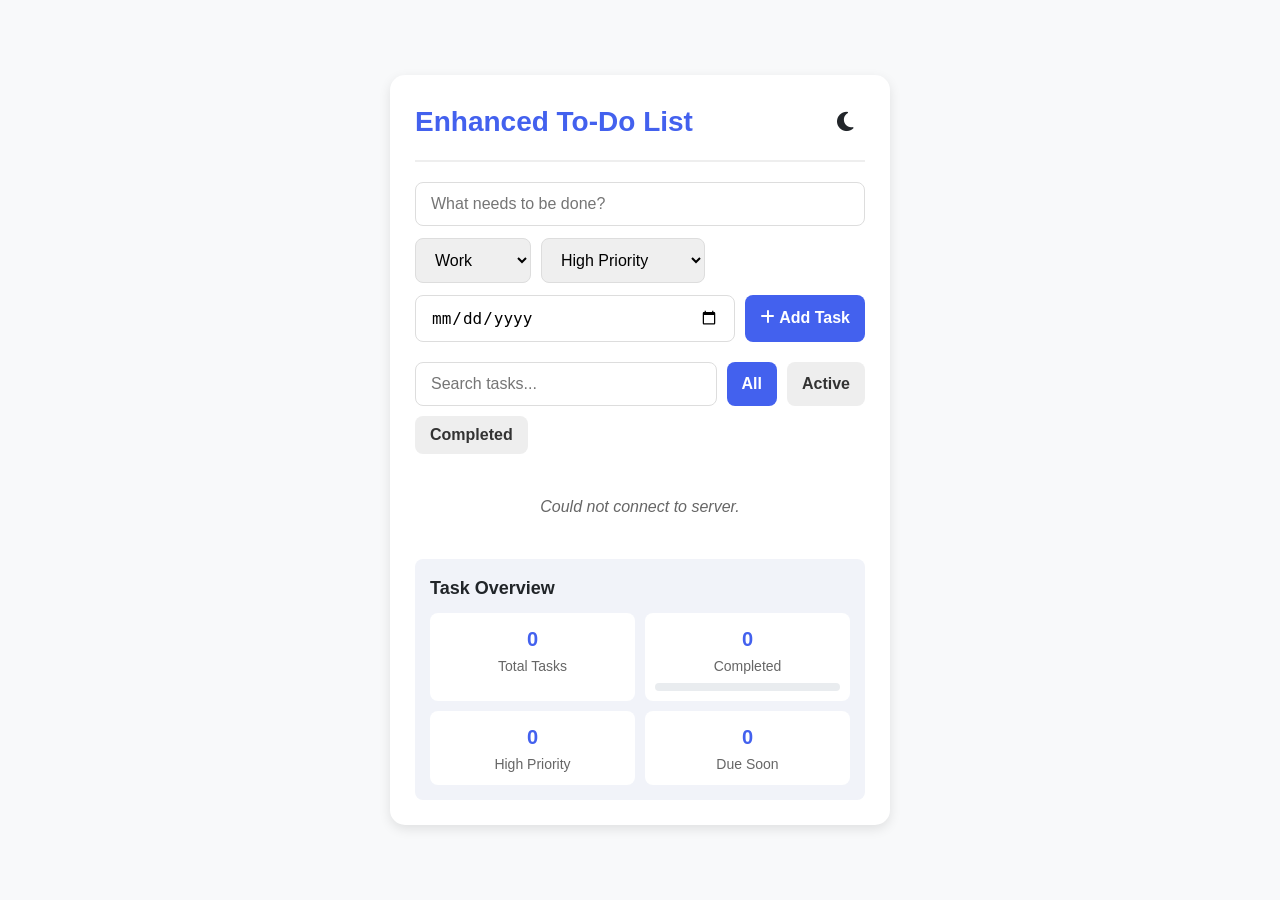
<file: frontend/index.html>
<!DOCTYPE html> 
<html lang="en"> 
<head> 
    <meta charset="UTF-8"> 
    <meta name="viewport" content="width=device-width, initial-scale=1.0"> 
    <title>Enhanced To-Do List</title>
    <link rel="stylesheet" href="https://cdnjs.cloudflare.com/ajax/libs/font-awesome/6.4.0/css/all.min.css">
    <link rel="stylesheet" href="styles.css">
</head> 
<body> 
    <div class="todo-container"> 
        <div class="app-header">
            <h2>Enhanced To-Do List</h2>
            <button id="darkModeToggle" class="theme-toggle">
                <i class="fas fa-moon"></i>
            </button>
        </div>
        
        <div class="input-container"> 
            <input type="text" id="taskInput" placeholder="What needs to be done?"> 
            <div class="input-row">
                <select id="taskCategory"> 
                    <option value="Work">Work</option> 
                    <option value="Personal">Personal</option> 
                    <option value="Other">Other</option> 
                </select> 
                <select id="taskPriority"> 
                    <option value="High">High Priority</option> 
                    <option value="Medium">Medium Priority</option> 
                    <option value="Low">Low Priority</option> 
                </select>
            </div>
            <div class="input-row">
                <input type="date" id="dueDate" class="due-date">
                <button id="addTaskBtn">
                    <i class="fas fa-plus"></i> Add Task
                </button>
            </div> 
        </div>
        
        <div class="filter-section">
            <input type="text" id="searchInput" placeholder="Search tasks...">
            <button class="filter-button active" data-filter="all">All</button>
            <button class="filter-button" data-filter="active">Active</button>
            <button class="filter-button" data-filter="completed">Completed</button>
        </div>
        
        <ul id="taskList">
            <!-- Tasks will be added here dynamically -->
            <div class="no-tasks">No tasks yet. Add one above!</div>
        </ul>
        
        <div class="stats-container">
            <div class="stats-title">Task Overview</div>
            <div class="stats-grid">
                <div class="stat-item">
                    <div class="stat-value" id="totalTasks">0</div>
                    <div class="stat-label">Total Tasks</div>
                </div>
                <div class="stat-item">
                    <div class="stat-value" id="completedTasks">0</div>
                    <div class="stat-label">Completed</div>
                    <div class="progress-container">
                        <div class="progress-bar" id="completionRate" style="width: 0%"></div>
                    </div>
                </div>
                <div class="stat-item">
                    <div class="stat-value" id="highPriorityTasks">0</div>
                    <div class="stat-label">High Priority</div>
                </div>
                <div class="stat-item">
                    <div class="stat-value" id="dueSoonTasks">0</div>
                    <div class="stat-label">Due Soon</div>
                </div>
            </div>
        </div>
    </div>

    <!-- Edit Task Modal -->
    <div id="editModal" class="modal">
        <div class="modal-content">
            <h3 class="modal-title">Edit Task</h3>
            <div class="input-container">
                <input type="text" id="editTaskInput" placeholder="Task description">
                <div class="input-row">
                    <select id="editTaskCategory"> 
                        <option value="Work">Work</option> 
                        <option value="Personal">Personal</option> 
                        <option value="Other">Other</option> 
                    </select> 
                    <select id="editTaskPriority"> 
                        <option value="High">High Priority</option> 
                        <option value="Medium">Medium Priority</option> 
                        <option value="Low">Low Priority</option> 
                    </select>
                </div>
                <input type="date" id="editDueDate">
            </div>
            <div class="modal-footer">
                <button id="closeEditModal" class="modal-close">Cancel</button>
                <button id="saveTaskBtn">Save Changes</button>
            </div>
        </div>
    </div>

    <script src="script.js"> </script>
</body> 
</html>
</file>
<file: frontend/styles.css>
:root {
    --primary-color: #4361ee;
    --primary-hover: #3a56d4;
    --bg-light: #f8f9fa;
    --text-light: #212529;
    --bg-dark: #212529;
    --text-dark: #f8f9fa;
    --work-color: #4cc9f0;
    --personal-color: #f72585;
    --other-color: #7209b7;
    --high-priority: #ef233c;
    --medium-priority: #ffb703;
    --low-priority: #8ac926;
    --shadow-light: 0 4px 12px rgba(0, 0, 0, 0.1);
    --shadow-dark: 0 4px 12px rgba(255, 255, 255, 0.1);
    --transition: all 0.3s ease;
}

* {
    margin: 0;
    padding: 0;
    box-sizing: border-box;
    transition: var(--transition);
}

body { 
    font-family: 'Segoe UI', Tahoma, Geneva, Verdana, sans-serif;
    display: flex; 
    justify-content: center; 
    align-items: center; 
    min-height: 100vh; 
    background-color: var(--bg-light);
    color: var(--text-light);
    margin: 0; 
    padding: 20px;
    line-height: 1.6;
} 

.todo-container { 
    background: white; 
    padding: 25px; 
    border-radius: 15px; 
    box-shadow: var(--shadow-light);
    width: 500px; 
    max-width: 95%;
} 

.app-header {
    display: flex;
    justify-content: space-between;
    align-items: center;
    margin-bottom: 20px;
    border-bottom: 2px solid #eee;
    padding-bottom: 15px;
}

.app-header h2 {
    font-size: 28px;
    color: var(--primary-color);
}

.theme-toggle {
    background: none;
    border: none;
    font-size: 22px;
    cursor: pointer;
    color: var(--text-light);
    border-radius: 50%;
    width: 40px;
    height: 40px;
    display: flex;
    align-items: center;
    justify-content: center;
    transition: var(--transition);
}

.theme-toggle:hover {
    background-color: rgba(0,0,0,0.1);
}

.dark-mode { 
    background-color: var(--bg-dark);
    color: var(--text-dark);
}

.dark-mode .todo-container {
    background-color: #2d3748;
    box-shadow: var(--shadow-dark);
}
.dark-mode #taskInput{
    color:gray;
}
.dark-mode .theme-toggle {
    color: rgb(136, 136, 136);
}

.dark-mode input, 
.dark-mode select, 
.dark-mode button {
    background-color: #4a5568;
    color: white;
    border-color: #2d3748;
}

.dark-mode li {
    background-color: #4a5568;
    border-left: 4px solid #4a5568;
}

.dark-mode .stats-container {
    background-color: #4a5568;
}

.input-container { 
    display: flex; 
    flex-direction: column; 
    gap: 12px; 
    margin-bottom: 20px; 
} 

.input-row {
    display: flex;
    gap: 10px;
}

.input-row input {
    flex-grow: 1;
}

input, select, button { 
    padding: 12px 15px; 
    border-radius: 8px; 
    border: 1px solid #ddd;
    font-size: 16px;
    outline: none;
}

input:focus, select:focus {
    border-color: var(--primary-color);
    box-shadow: 0 0 0 2px rgba(67, 97, 238, 0.2);
}

select {
    cursor: pointer;
}

button { 
    background: var(--primary-color);
    color: white; 
    cursor: pointer; 
    border: none;
    font-weight: 600;
    transition: var(--transition);
} 

button:hover { 
    background: var(--primary-hover);
    transform: translateY(-2px);
} 

button:active {
    transform: translateY(0);
}

.filter-section {
    display: flex;
    gap: 10px;
    margin-bottom: 20px;
    flex-wrap: wrap;
}

.filter-section input {
    flex-grow: 1;
}

.filter-button {
    padding: 10px 15px;
    background-color: #eee;
    color: #333;
    border-radius: 8px;
    cursor: pointer;
    transition: var(--transition);
    border: none;
}

.filter-button.active {
    background-color: var(--primary-color);
    color: white;
}

.due-date {
    flex-grow: 1;
}

ul { 
    list-style: none; 
    padding: 0; 
    max-height: 400px;
    overflow-y: auto;
    margin-bottom: 20px;
} 

li { 
    background: #f9f9f9; 
    padding: 15px; 
    margin: 8px 0; 
    display: flex; 
    justify-content: space-between; 
    align-items: center; 
    border-radius: 8px; 
    border-left: 4px solid transparent;
    cursor: pointer;
    position: relative;
}

li.work { border-left-color: var(--work-color); }
li.personal { border-left-color: var(--personal-color); }
li.other { border-left-color: var(--other-color); }

li.priority-high .task-priority {
    color: var(--high-priority);
}
li.priority-medium .task-priority {
    color: var(--medium-priority);
}
li.priority-low .task-priority {
    color: var(--low-priority);
}

li.completed { 
    text-decoration: line-through; 
    opacity: 0.6;
}

li:hover {
    transform: translateY(-2px);
    box-shadow: 0 5px 15px rgba(0,0,0,0.1);
}

.task-info {
    flex: 1;
    display: flex;
    flex-direction: column;
    align-items: flex-start;
    gap: 5px;
}

.task-text {
    font-weight: 500;
    margin-bottom: 5px;
}

.task-meta {
    display: flex;
    gap: 10px;
    font-size: 12px;
    color: #666;
}

.task-category, .task-priority, .task-due-date {
    display: flex;
    align-items: center;
    gap: 4px;
}

.task-buttons {
    display: flex;
    gap: 5px;
}

.task-btn {
    background: none;
    border: none;
    font-size: 16px;
    cursor: pointer;
    color: #666;
    width: 30px;
    height: 30px;
    border-radius: 50%;
    display: flex;
    align-items: center;
    justify-content: center;
    transition: var(--transition);
}

.task-btn:hover {
    background-color: rgba(0,0,0,0.1);
    color: var(--primary-color);
}

.edit-btn { color: #4361ee; }
.delete-btn { color: #e63946; }

.no-tasks {
    text-align: center;
    color: #666;
    padding: 20px;
    font-style: italic;
}

.stats-container {
    background-color: #f1f3f9;
    border-radius: 8px;
    padding: 15px;
    margin-top: 20px;
}

.stats-title {
    font-weight: 600;
    margin-bottom: 10px;
    font-size: 18px;
}

.stats-grid {
    display: grid;
    grid-template-columns: repeat(2, 1fr);
    gap: 10px;
}

.stat-item {
    text-align: center;
    padding: 10px;
    border-radius: 8px;
    background-color: white;
}

.dark-mode .stat-item {
    background-color: #2d3748;
}

.stat-value {
    font-size: 20px;
    font-weight: 700;
    color: var(--primary-color);
}

.stat-label {
    font-size: 14px;
    color: #666;
}

.dark-mode .stat-label {
    color: #bbb;
}

.modal {
    display: none;
    position: fixed;
    top: 0;
    left: 0;
    width: 100%;
    height: 100%;
    background-color: rgba(0,0,0,0.5);
    justify-content: center;
    align-items: center;
    z-index: 100;
}

.modal-content {
    background-color: white;
    padding: 25px;
    border-radius: 15px;
    width: 90%;
    max-width: 500px;
    box-shadow: 0 5px 15px rgba(0,0,0,0.2);
}

.dark-mode .modal-content {
    background-color: #2d3748;
}

.modal-title {
    margin-bottom: 20px;
    border-bottom: 1px solid #eee;
    padding-bottom: 10px;
}

.modal-footer {
    margin-top: 20px;
    display: flex;
    justify-content: flex-end;
    gap: 10px;
}

.modal-close {
    background-color: #e63946;
}

/* Progress bars for stats */
.progress-container {
    height: 8px;
    background-color: #e9ecef;
    border-radius: 4px;
    margin-top: 5px;
    overflow: hidden;
}

.progress-bar {
    height: 100%;
    background-color: var(--primary-color);
    border-radius: 4px;
}

/* Custom scrollbar */
ul::-webkit-scrollbar {
    width: 8px;
}

ul::-webkit-scrollbar-track {
    background: #f1f1f1;
    border-radius: 4px;
}

ul::-webkit-scrollbar-thumb {
    background: #c0c0c0;
    border-radius: 4px;
}

ul::-webkit-scrollbar-thumb:hover {
    background: #a0a0a0;
}

/* Responsive adjustments */
@media (max-width: 600px) {
    .input-row {
        flex-direction: column;
    }
    
    .stats-grid {
        grid-template-columns: 1fr;
    }
}
</file>
